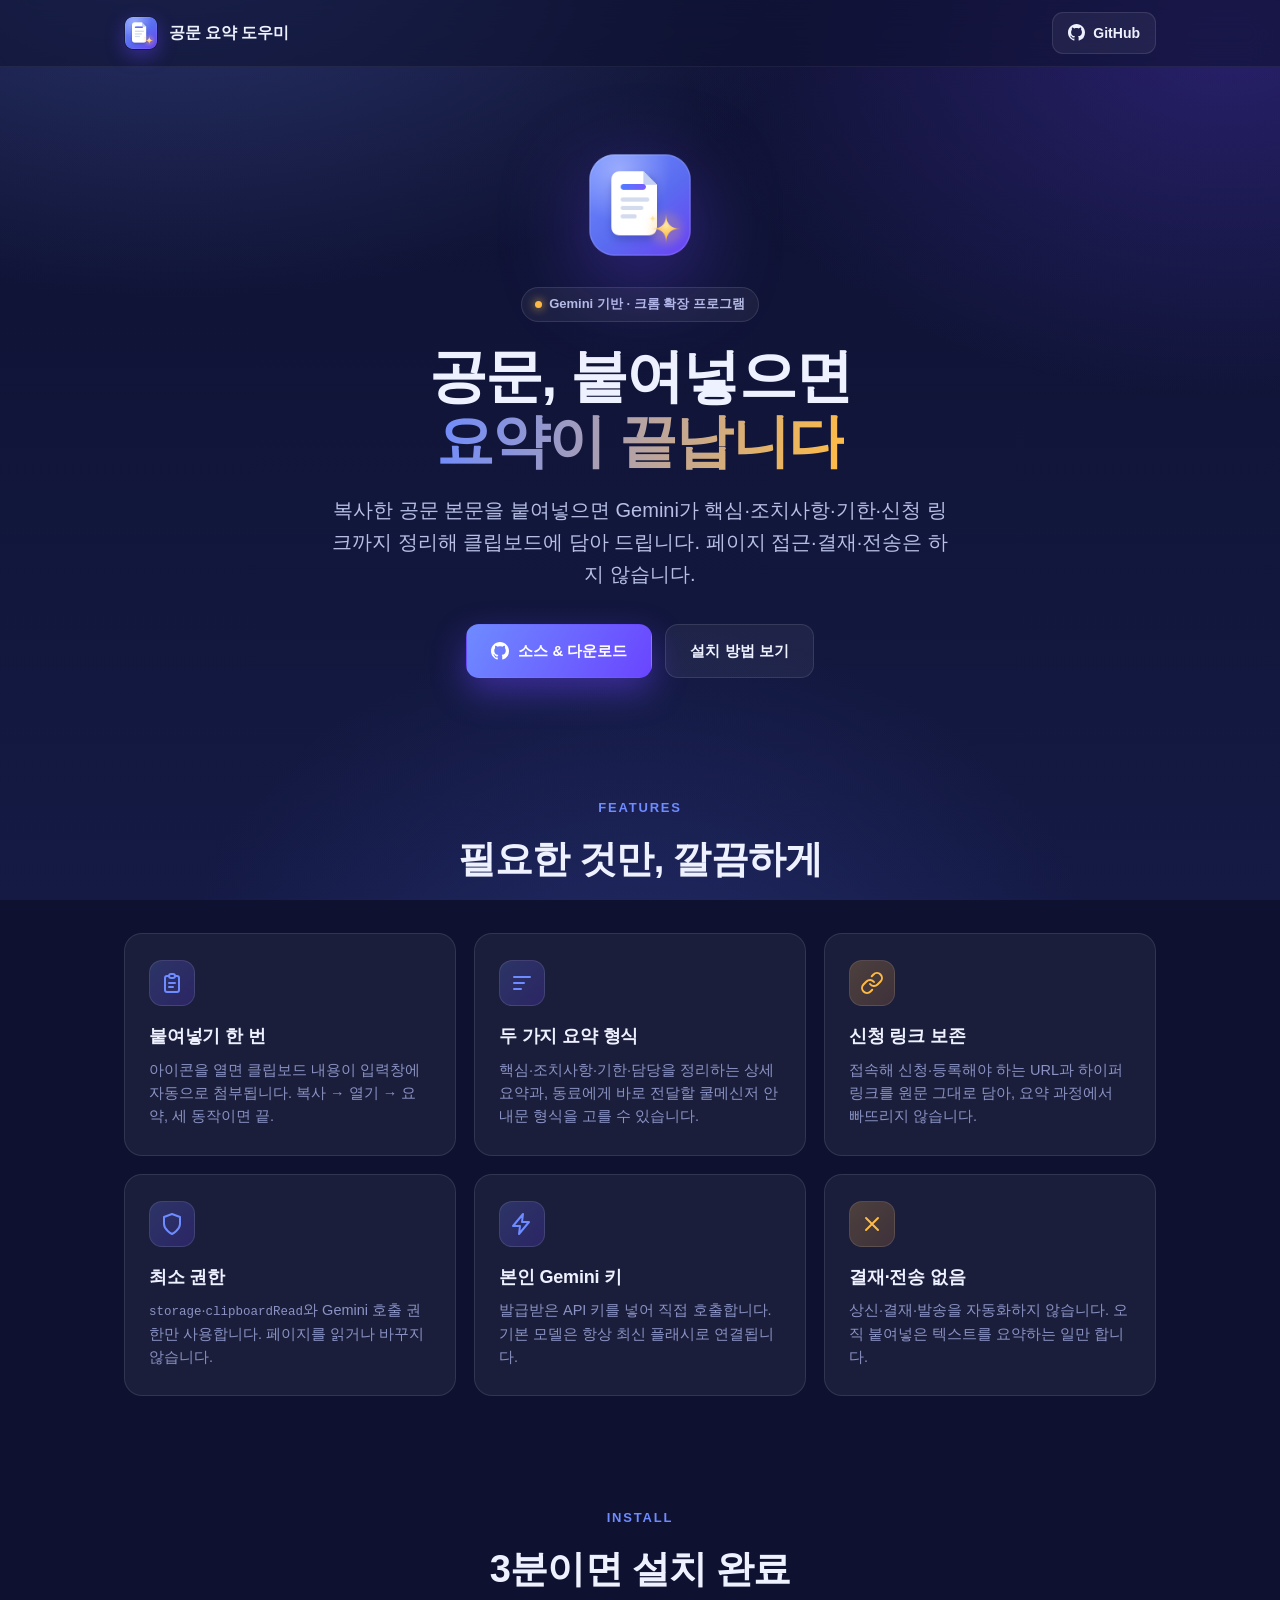
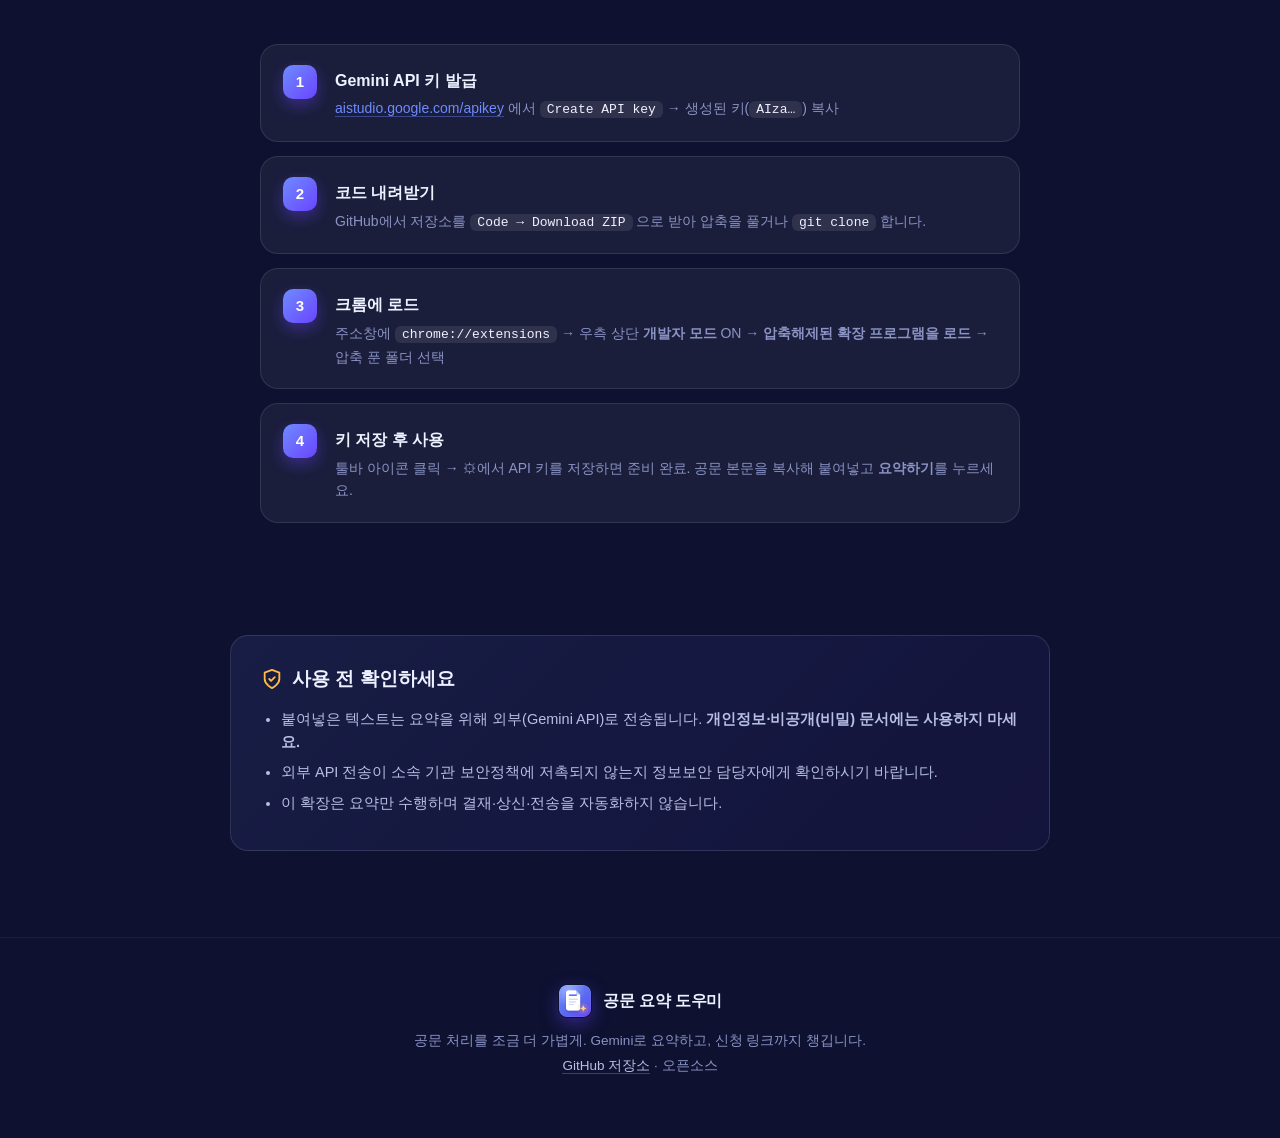
<file: index.html>
<!doctype html>
<html lang="ko">
<head>
  <meta charset="utf-8" />
  <meta name="viewport" content="width=device-width, initial-scale=1" />
  <title>공문 요약 도우미 · 붙여넣으면 Gemini가 요약해 드립니다</title>
  <meta name="description" content="복사한 공문을 붙여넣으면 Gemini로 요약해 클립보드에 복사하는 크롬 확장 프로그램. 신청 링크까지 놓치지 않고 정리해 드립니다." />
  <meta property="og:title" content="공문 요약 도우미" />
  <meta property="og:description" content="복사한 공문을 붙여넣으면 Gemini가 요약해 드립니다. 페이지 접근·결재·전송은 하지 않습니다." />
  <meta property="og:type" content="website" />
  <meta property="og:url" content="https://gongmun-summarizer.vercel.app/" />
  <meta property="og:image" content="https://gongmun-summarizer.vercel.app/icons/icon128.png" />
  <meta property="og:locale" content="ko_KR" />
  <meta name="twitter:card" content="summary" />
  <meta name="twitter:title" content="공문 요약 도우미" />
  <meta name="twitter:description" content="복사한 공문을 붙여넣으면 Gemini가 요약해 드립니다. 신청 링크까지 놓치지 않습니다." />
  <meta name="twitter:image" content="https://gongmun-summarizer.vercel.app/icons/icon128.png" />
  <meta name="theme-color" content="#5a6cf0" />
  <link rel="canonical" href="https://gongmun-summarizer.vercel.app/" />
  <link rel="icon" type="image/png" sizes="128x128" href="icons/icon128.png" />
  <script type="application/ld+json">
  {
    "@context": "https://schema.org",
    "@type": "SoftwareApplication",
    "name": "공문 요약 도우미",
    "applicationCategory": "BrowserApplication",
    "operatingSystem": "Chrome",
    "description": "복사한 공문을 붙여넣으면 Gemini로 요약해 클립보드에 복사하는 크롬 확장 프로그램. 핵심·조치사항·기한·신청 링크까지 정리합니다.",
    "url": "https://gongmun-summarizer.vercel.app/",
    "inLanguage": "ko",
    "offers": { "@type": "Offer", "price": "0", "priceCurrency": "KRW" }
  }
  </script>
  <style>
    :root {
      --bg: #0e1130;
      --bg-2: #141a44;
      --card: rgba(255, 255, 255, 0.055);
      --card-brd: rgba(255, 255, 255, 0.10);
      --ink: #eef1ff;
      --ink-soft: #b7bfe6;
      --ink-mute: #8a93c4;
      --brand-1: #6e8bff;
      --brand-2: #5a6cf0;
      --brand-3: #6a45ff;
      --amber: #ffbb45;
      --radius: 18px;
      --maxw: 1080px;
    }
    * { box-sizing: border-box; }
    html { scroll-behavior: smooth; }
    body {
      margin: 0;
      font-family: -apple-system, BlinkMacSystemFont, "Segoe UI", "Apple SD Gothic Neo",
        "Malgun Gothic", "Noto Sans KR", Roboto, sans-serif;
      color: var(--ink);
      background: var(--bg);
      line-height: 1.6;
      -webkit-font-smoothing: antialiased;
      overflow-x: hidden;
    }
    body::before {
      content: "";
      position: fixed;
      inset: 0;
      z-index: -1;
      background:
        radial-gradient(1100px 620px at 14% -8%, rgba(110, 139, 255, 0.30), transparent 60%),
        radial-gradient(940px 620px at 96% 4%, rgba(106, 69, 255, 0.28), transparent 58%),
        radial-gradient(800px 700px at 50% 116%, rgba(90, 108, 240, 0.20), transparent 60%),
        linear-gradient(180deg, var(--bg) 0%, var(--bg-2) 100%);
    }
    a { color: inherit; text-decoration: none; }
    .wrap { width: 100%; max-width: var(--maxw); margin: 0 auto; padding: 0 24px; }

    /* ===== Nav ===== */
    nav {
      position: sticky; top: 0; z-index: 20;
      backdrop-filter: blur(14px);
      background: rgba(14, 17, 48, 0.55);
      border-bottom: 1px solid rgba(255, 255, 255, 0.06);
    }
    nav .wrap { display: flex; align-items: center; justify-content: space-between; height: 66px; }
    .brand { display: flex; align-items: center; gap: 11px; font-weight: 700; letter-spacing: -0.01em; }
    .brand .mark { width: 34px; height: 34px; border-radius: 9px; box-shadow: 0 6px 18px rgba(106, 69, 255, 0.4); }
    .nav-links { display: flex; align-items: center; gap: 8px; }
    .ghbtn {
      display: inline-flex; align-items: center; gap: 8px;
      padding: 9px 15px; border-radius: 11px; font-size: 14px; font-weight: 600;
      border: 1px solid var(--card-brd); background: var(--card);
      transition: border-color .2s, transform .2s, background .2s;
    }
    .ghbtn:hover { border-color: rgba(255,255,255,0.28); transform: translateY(-1px); background: rgba(255,255,255,0.09); }
    .ghbtn svg { width: 17px; height: 17px; fill: currentColor; }

    /* ===== Hero ===== */
    header { padding: 84px 0 64px; text-align: center; }
    .hero-icon {
      width: 108px; height: 108px; margin: 0 auto 28px; display: block;
      border-radius: 26px;
      filter: drop-shadow(0 22px 44px rgba(106, 69, 255, 0.45));
      animation: float 5.5s ease-in-out infinite;
    }
    @keyframes float { 0%,100% { transform: translateY(0); } 50% { transform: translateY(-9px); } }
    @media (prefers-reduced-motion: reduce) { .hero-icon { animation: none; } }
    .pill {
      display: inline-flex; align-items: center; gap: 7px; margin-bottom: 22px;
      padding: 6px 13px; border-radius: 999px; font-size: 13px; font-weight: 600; color: var(--ink-soft);
      border: 1px solid var(--card-brd); background: var(--card);
    }
    .pill .dot { width: 7px; height: 7px; border-radius: 50%; background: var(--amber); box-shadow: 0 0 10px var(--amber); }
    h1 {
      font-size: clamp(34px, 6vw, 58px); line-height: 1.12; letter-spacing: -0.03em;
      margin: 0 0 20px; font-weight: 800;
    }
    h1 .grad {
      background: linear-gradient(100deg, var(--brand-1), var(--amber));
      -webkit-background-clip: text; background-clip: text; color: transparent;
    }
    .sub { max-width: 620px; margin: 0 auto 34px; font-size: clamp(16px, 2.3vw, 20px); color: var(--ink-soft); }
    .cta { display: flex; flex-wrap: wrap; gap: 13px; justify-content: center; }
    .btn {
      display: inline-flex; align-items: center; gap: 9px;
      padding: 14px 24px; border-radius: 13px; font-size: 15px; font-weight: 700;
      transition: transform .2s, box-shadow .2s, border-color .2s, background .2s;
    }
    .btn svg { width: 18px; height: 18px; fill: currentColor; }
    .btn-primary {
      color: #fff; border: 1px solid transparent;
      background: linear-gradient(120deg, var(--brand-1), var(--brand-3));
      box-shadow: 0 14px 34px rgba(106, 69, 255, 0.45);
    }
    .btn-primary:hover { transform: translateY(-2px); box-shadow: 0 18px 42px rgba(106, 69, 255, 0.6); }
    .btn-ghost { color: var(--ink); border: 1px solid var(--card-brd); background: var(--card); }
    .btn-ghost:hover { transform: translateY(-2px); border-color: rgba(255,255,255,0.3); background: rgba(255,255,255,0.09); }

    /* ===== Section ===== */
    section.block { padding: 56px 0; }
    .eyebrow { text-align: center; font-size: 13px; font-weight: 700; letter-spacing: 0.14em; text-transform: uppercase; color: var(--brand-1); margin: 0 0 10px; }
    h2 { text-align: center; font-size: clamp(26px, 4vw, 38px); letter-spacing: -0.02em; margin: 0 0 44px; font-weight: 800; }

    /* ===== Features ===== */
    .grid { display: grid; grid-template-columns: repeat(3, 1fr); gap: 18px; }
    @media (max-width: 860px) { .grid { grid-template-columns: 1fr; } }
    .card {
      background: var(--card); border: 1px solid var(--card-brd); border-radius: var(--radius);
      padding: 26px 24px; transition: transform .25s, border-color .25s, background .25s;
    }
    .card:hover { transform: translateY(-4px); border-color: rgba(255,255,255,0.24); background: rgba(255,255,255,0.08); }
    .ic {
      width: 46px; height: 46px; border-radius: 13px; display: grid; place-items: center; margin-bottom: 16px;
      background: linear-gradient(135deg, rgba(110,139,255,0.22), rgba(106,69,255,0.22));
      border: 1px solid rgba(255,255,255,0.10);
    }
    .ic svg { width: 24px; height: 24px; stroke: var(--brand-1); fill: none; stroke-width: 2; stroke-linecap: round; stroke-linejoin: round; }
    .ic.amber { background: linear-gradient(135deg, rgba(255,187,69,0.22), rgba(255,154,61,0.16)); }
    .ic.amber svg { stroke: var(--amber); }
    .card h3 { margin: 0 0 8px; font-size: 18px; letter-spacing: -0.01em; }
    .card p { margin: 0; color: var(--ink-mute); font-size: 14.5px; }

    /* ===== Install ===== */
    .steps { max-width: 760px; margin: 0 auto; display: grid; gap: 14px; }
    .step {
      display: flex; gap: 18px; align-items: flex-start;
      background: var(--card); border: 1px solid var(--card-brd); border-radius: var(--radius); padding: 20px 22px;
    }
    .step .num {
      flex: none; width: 34px; height: 34px; border-radius: 10px; display: grid; place-items: center;
      font-weight: 800; font-size: 15px; color: #fff;
      background: linear-gradient(135deg, var(--brand-1), var(--brand-3));
      box-shadow: 0 6px 16px rgba(106,69,255,0.4);
    }
    .step h4 { margin: 3px 0 4px; font-size: 16px; }
    .step p { margin: 0; color: var(--ink-mute); font-size: 14px; }
    .step code { background: rgba(255,255,255,0.09); padding: 1px 7px; border-radius: 6px; font-size: 13px; color: var(--ink); }

    /* ===== Privacy ===== */
    .note {
      max-width: 820px; margin: 0 auto; border-radius: var(--radius); padding: 28px 30px;
      background: linear-gradient(135deg, rgba(110,139,255,0.10), rgba(106,69,255,0.06));
      border: 1px solid rgba(255,255,255,0.12);
    }
    .note h3 { margin: 0 0 14px; font-size: 19px; display: flex; align-items: center; gap: 9px; }
    .note h3 svg { width: 22px; height: 22px; stroke: var(--amber); fill: none; stroke-width: 2; stroke-linecap: round; stroke-linejoin: round; }
    .note ul { margin: 0; padding-left: 20px; color: var(--ink-soft); }
    .note li { margin: 7px 0; font-size: 14.5px; }

    /* ===== Footer ===== */
    footer { padding: 46px 0 60px; text-align: center; border-top: 1px solid rgba(255,255,255,0.06); margin-top: 30px; }
    footer .brand { justify-content: center; margin-bottom: 12px; }
    footer p { margin: 4px 0; color: var(--ink-mute); font-size: 13.5px; }
    footer a.link { color: var(--ink-soft); border-bottom: 1px solid rgba(255,255,255,0.2); }
    footer a.link:hover { color: var(--ink); }
  </style>
</head>
<body>
  <nav>
    <div class="wrap">
      <a class="brand" href="#top">
        <img class="mark" src="icons/icon128.png" alt="" />
        <span>공문 요약 도우미</span>
      </a>
      <div class="nav-links">
        <a class="ghbtn" href="https://github.com/hermits-diner/gongmun-summarizer" target="_blank" rel="noopener">
          <svg viewBox="0 0 16 16" aria-hidden="true"><path d="M8 0C3.58 0 0 3.58 0 8c0 3.54 2.29 6.53 5.47 7.59.4.07.55-.17.55-.38 0-.19-.01-.82-.01-1.49-2.01.37-2.53-.49-2.69-.94-.09-.23-.48-.94-.82-1.13-.28-.15-.68-.52-.01-.53.63-.01 1.08.58 1.23.82.72 1.21 1.87.87 2.33.66.07-.52.28-.87.51-1.07-1.78-.2-3.64-.89-3.64-3.95 0-.87.31-1.59.82-2.15-.08-.2-.36-1.02.08-2.12 0 0 .67-.21 2.2.82.64-.18 1.32-.27 2-.27.68 0 1.36.09 2 .27 1.53-1.04 2.2-.82 2.2-.82.44 1.1.16 1.92.08 2.12.51.56.82 1.27.82 2.15 0 3.07-1.87 3.75-3.65 3.95.29.25.54.73.54 1.48 0 1.07-.01 1.93-.01 2.2 0 .21.15.46.55.38A8.01 8.01 0 0016 8c0-4.42-3.58-8-8-8z"/></svg>
          GitHub
        </a>
      </div>
    </div>
  </nav>

  <a id="top"></a>
  <header>
    <div class="wrap">
      <img class="hero-icon" src="icons/icon128.png" alt="공문 요약 도우미 아이콘" />
      <div class="pill"><span class="dot"></span> Gemini 기반 · 크롬 확장 프로그램</div>
      <h1>공문, 붙여넣으면<br /><span class="grad">요약이 끝납니다</span></h1>
      <p class="sub">복사한 공문 본문을 붙여넣으면 Gemini가 핵심·조치사항·기한·신청 링크까지 정리해 클립보드에 담아 드립니다. 페이지 접근·결재·전송은 하지 않습니다.</p>
      <div class="cta">
        <a class="btn btn-primary" href="https://github.com/hermits-diner/gongmun-summarizer" target="_blank" rel="noopener">
          <svg viewBox="0 0 16 16" aria-hidden="true"><path d="M8 0C3.58 0 0 3.58 0 8c0 3.54 2.29 6.53 5.47 7.59.4.07.55-.17.55-.38 0-.19-.01-.82-.01-1.49-2.01.37-2.53-.49-2.69-.94-.09-.23-.48-.94-.82-1.13-.28-.15-.68-.52-.01-.53.63-.01 1.08.58 1.23.82.72 1.21 1.87.87 2.33.66.07-.52.28-.87.51-1.07-1.78-.2-3.64-.89-3.64-3.95 0-.87.31-1.59.82-2.15-.08-.2-.36-1.02.08-2.12 0 0 .67-.21 2.2.82.64-.18 1.32-.27 2-.27.68 0 1.36.09 2 .27 1.53-1.04 2.2-.82 2.2-.82.44 1.1.16 1.92.08 2.12.51.56.82 1.27.82 2.15 0 3.07-1.87 3.75-3.65 3.95.29.25.54.73.54 1.48 0 1.07-.01 1.93-.01 2.2 0 .21.15.46.55.38A8.01 8.01 0 0016 8c0-4.42-3.58-8-8-8z"/></svg>
          소스 & 다운로드
        </a>
        <a class="btn btn-ghost" href="#install">설치 방법 보기</a>
      </div>
    </div>
  </header>

  <section class="block">
    <div class="wrap">
      <p class="eyebrow">Features</p>
      <h2>필요한 것만, 깔끔하게</h2>
      <div class="grid">
        <div class="card">
          <div class="ic"><svg viewBox="0 0 24 24"><path d="M9 5H7a2 2 0 00-2 2v12a2 2 0 002 2h10a2 2 0 002-2V7a2 2 0 00-2-2h-2"/><path d="M9 5a2 2 0 002 2h2a2 2 0 002-2M9 5a2 2 0 012-2h2a2 2 0 012 2"/><path d="M9 12h6M9 16h4"/></svg></div>
          <h3>붙여넣기 한 번</h3>
          <p>아이콘을 열면 클립보드 내용이 입력창에 자동으로 첨부됩니다. 복사 → 열기 → 요약, 세 동작이면 끝.</p>
        </div>
        <div class="card">
          <div class="ic"><svg viewBox="0 0 24 24"><path d="M4 6h16M4 12h10M4 18h7"/></svg></div>
          <h3>두 가지 요약 형식</h3>
          <p>핵심·조치사항·기한·담당을 정리하는 상세 요약과, 동료에게 바로 전달할 쿨메신저 안내문 형식을 고를 수 있습니다.</p>
        </div>
        <div class="card">
          <div class="ic amber"><svg viewBox="0 0 24 24"><path d="M10 13a5 5 0 007.54.54l3-3a5 5 0 00-7.07-7.07l-1.72 1.71"/><path d="M14 11a5 5 0 00-7.54-.54l-3 3a5 5 0 007.07 7.07l1.71-1.71"/></svg></div>
          <h3>신청 링크 보존</h3>
          <p>접속해 신청·등록해야 하는 URL과 하이퍼링크를 원문 그대로 담아, 요약 과정에서 빠뜨리지 않습니다.</p>
        </div>
        <div class="card">
          <div class="ic"><svg viewBox="0 0 24 24"><path d="M12 22s8-4 8-10V5l-8-3-8 3v7c0 6 8 10 8 10z"/></svg></div>
          <h3>최소 권한</h3>
          <p><code style="font-size:12.5px">storage</code>·<code style="font-size:12.5px">clipboardRead</code>와 Gemini 호출 권한만 사용합니다. 페이지를 읽거나 바꾸지 않습니다.</p>
        </div>
        <div class="card">
          <div class="ic"><svg viewBox="0 0 24 24"><path d="M13 2L3 14h7l-1 8 10-12h-7l1-8z"/></svg></div>
          <h3>본인 Gemini 키</h3>
          <p>발급받은 API 키를 넣어 직접 호출합니다. 기본 모델은 항상 최신 플래시로 연결됩니다.</p>
        </div>
        <div class="card">
          <div class="ic amber"><svg viewBox="0 0 24 24"><path d="M18 6L6 18M6 6l12 12"/></svg></div>
          <h3>결재·전송 없음</h3>
          <p>상신·결재·발송을 자동화하지 않습니다. 오직 붙여넣은 텍스트를 요약하는 일만 합니다.</p>
        </div>
      </div>
    </div>
  </section>

  <section class="block" id="install">
    <div class="wrap">
      <p class="eyebrow">Install</p>
      <h2>3분이면 설치 완료</h2>
      <div class="steps">
        <div class="step">
          <div class="num">1</div>
          <div>
            <h4>Gemini API 키 발급</h4>
            <p><a class="link" style="color:var(--brand-1);border-bottom:1px solid rgba(110,139,255,.4)" href="https://aistudio.google.com/apikey" target="_blank" rel="noopener">aistudio.google.com/apikey</a> 에서 <code>Create API key</code> → 생성된 키(<code>AIza…</code>) 복사</p>
          </div>
        </div>
        <div class="step">
          <div class="num">2</div>
          <div>
            <h4>코드 내려받기</h4>
            <p>GitHub에서 저장소를 <code>Code → Download ZIP</code> 으로 받아 압축을 풀거나 <code>git clone</code> 합니다.</p>
          </div>
        </div>
        <div class="step">
          <div class="num">3</div>
          <div>
            <h4>크롬에 로드</h4>
            <p>주소창에 <code>chrome://extensions</code> → 우측 상단 <strong>개발자 모드</strong> ON → <strong>압축해제된 확장 프로그램을 로드</strong> → 압축 푼 폴더 선택</p>
          </div>
        </div>
        <div class="step">
          <div class="num">4</div>
          <div>
            <h4>키 저장 후 사용</h4>
            <p>툴바 아이콘 클릭 → ⚙에서 API 키를 저장하면 준비 완료. 공문 본문을 복사해 붙여넣고 <strong>요약하기</strong>를 누르세요.</p>
          </div>
        </div>
      </div>
    </div>
  </section>

  <section class="block">
    <div class="wrap">
      <div class="note">
        <h3><svg viewBox="0 0 24 24"><path d="M12 22s8-4 8-10V5l-8-3-8 3v7c0 6 8 10 8 10z"/><path d="M9 12l2 2 4-4"/></svg> 사용 전 확인하세요</h3>
        <ul>
          <li>붙여넣은 텍스트는 요약을 위해 외부(Gemini API)로 전송됩니다. <strong>개인정보·비공개(비밀) 문서에는 사용하지 마세요.</strong></li>
          <li>외부 API 전송이 소속 기관 보안정책에 저촉되지 않는지 정보보안 담당자에게 확인하시기 바랍니다.</li>
          <li>이 확장은 요약만 수행하며 결재·상신·전송을 자동화하지 않습니다.</li>
        </ul>
      </div>
    </div>
  </section>

  <footer>
    <div class="wrap">
      <div class="brand">
        <img class="mark" src="icons/icon128.png" alt="" />
        <span>공문 요약 도우미</span>
      </div>
      <p>공문 처리를 조금 더 가볍게. Gemini로 요약하고, 신청 링크까지 챙깁니다.</p>
      <p><a class="link" href="https://github.com/hermits-diner/gongmun-summarizer" target="_blank" rel="noopener">GitHub 저장소</a> · 오픈소스</p>
    </div>
  </footer>
</body>
</html>
</file>
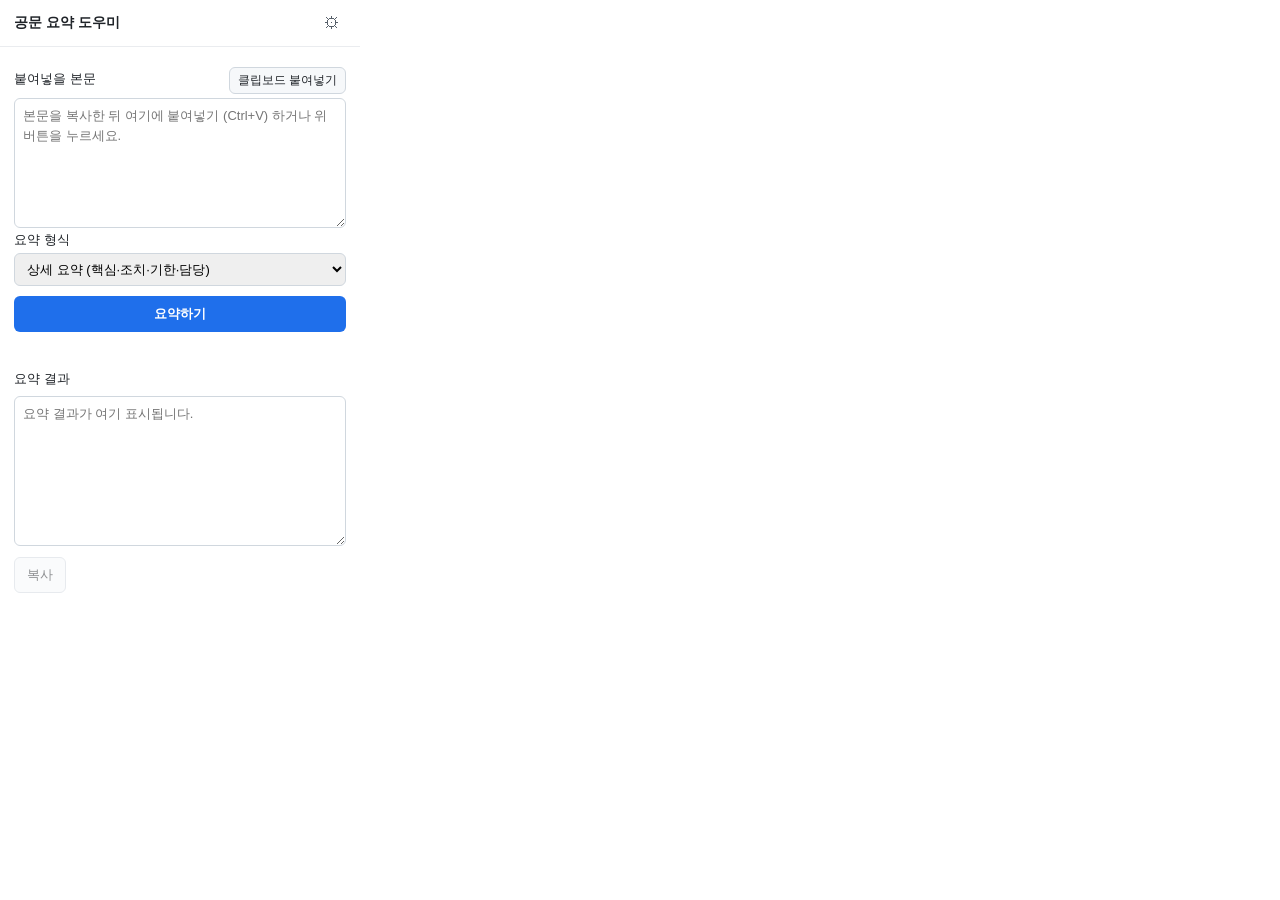
<file: popup.html>
<!DOCTYPE html>
<html lang="ko">
<head>
  <meta charset="UTF-8" />
  <meta name="viewport" content="width=device-width, initial-scale=1.0" />
  <link rel="stylesheet" href="styles.css" />
  <title>공문 요약</title>
</head>
<body>
  <header>
    <h1>공문 요약 도우미</h1>
    <button id="toggleSettings" class="link" title="설정">⚙</button>
  </header>

  <!-- 설정 영역 -->
  <section id="settings" class="panel hidden">
    <label>
      Gemini API 키
      <input type="password" id="apiKey" placeholder="AIza..." autocomplete="off" />
    </label>
    <label>
      모델
      <input type="text" id="model" placeholder="gemini-flash-latest" />
    </label>
    <button id="saveSettings" class="primary">저장</button>
    <p class="hint">키는 이 브라우저(chrome.storage.local)에만 저장되며 외부로 전송되지 않습니다.</p>
  </section>

  <!-- 작업 영역 -->
  <section id="work" class="panel">
    <div class="row spread">
      <label class="nomargin">붙여넣을 본문</label>
      <button id="paste" class="ghost small">클립보드 붙여넣기</button>
    </div>
    <textarea id="input" placeholder="본문을 복사한 뒤 여기에 붙여넣기 (Ctrl+V) 하거나 위 버튼을 누르세요."></textarea>

    <label class="mode">
      요약 형식
      <select id="mode">
        <option value="detail">상세 요약 (핵심·조치·기한·담당)</option>
        <option value="short">쿨메신저 전달용 짧은 버전</option>
      </select>
    </label>
    <button id="run" class="primary">요약하기</button>

    <div id="status" class="status"></div>

    <label class="nomargin" style="margin-top:6px;">요약 결과</label>
    <textarea id="output" placeholder="요약 결과가 여기 표시됩니다." readonly></textarea>
    <div class="row">
      <button id="copy" class="ghost" disabled>복사</button>
      <span id="meta" class="meta"></span>
    </div>
  </section>

  <script src="popup.js"></script>
</body>
</html>
</file>
<file: styles.css>
* { box-sizing: border-box; }
body {
  width: 360px;
  margin: 0;
  font-family: -apple-system, "Malgun Gothic", "Apple SD Gothic Neo", sans-serif;
  font-size: 13px;
  color: #1f2328;
  background: #ffffff;
}
header {
  display: flex;
  align-items: center;
  justify-content: space-between;
  padding: 12px 14px;
  border-bottom: 1px solid #eaecef;
}
h1 { font-size: 14px; margin: 0; font-weight: 600; }
.panel { padding: 12px 14px; }
.hidden { display: none; }

label { display: block; margin-bottom: 10px; font-weight: 500; }
input[type="text"], input[type="password"], select, textarea {
  width: 100%;
  margin-top: 4px;
  padding: 7px 8px;
  border: 1px solid #d0d7de;
  border-radius: 6px;
  font-size: 13px;
  font-family: inherit;
}
textarea { height: 200px; resize: vertical; line-height: 1.5; }

button {
  cursor: pointer;
  border-radius: 6px;
  border: 1px solid transparent;
  padding: 8px 12px;
  font-size: 13px;
  font-family: inherit;
}
button:disabled { opacity: 0.5; cursor: default; }
.primary { width: 100%; background: #1f6feb; color: #fff; font-weight: 600; }
.primary:hover:not(:disabled) { background: #1a5fd0; }
.ghost { background: #f6f8fa; border-color: #d0d7de; color: #1f2328; }
.ghost:hover:not(:disabled) { background: #eef1f4; }
.link { background: none; border: none; font-size: 16px; color: #57606a; padding: 2px 6px; }

.hint { color: #8b949e; font-size: 11px; margin: 8px 0 0; line-height: 1.5; }
.status { min-height: 18px; margin: 10px 0; font-size: 12px; }
.status.err { color: #cf222e; }
.status.ok { color: #1a7f37; }
.status.busy { color: #57606a; }
.row { display: flex; align-items: center; gap: 10px; margin-top: 8px; }
.meta { color: #8b949e; font-size: 11px; }

/* v1.1 붙여넣기 UI */
.row.spread { justify-content: space-between; }
.nomargin { margin-bottom: 4px; }
.small { padding: 4px 8px; font-size: 12px; }
#input { height: 130px; }
#output { height: 150px; }
</file>
